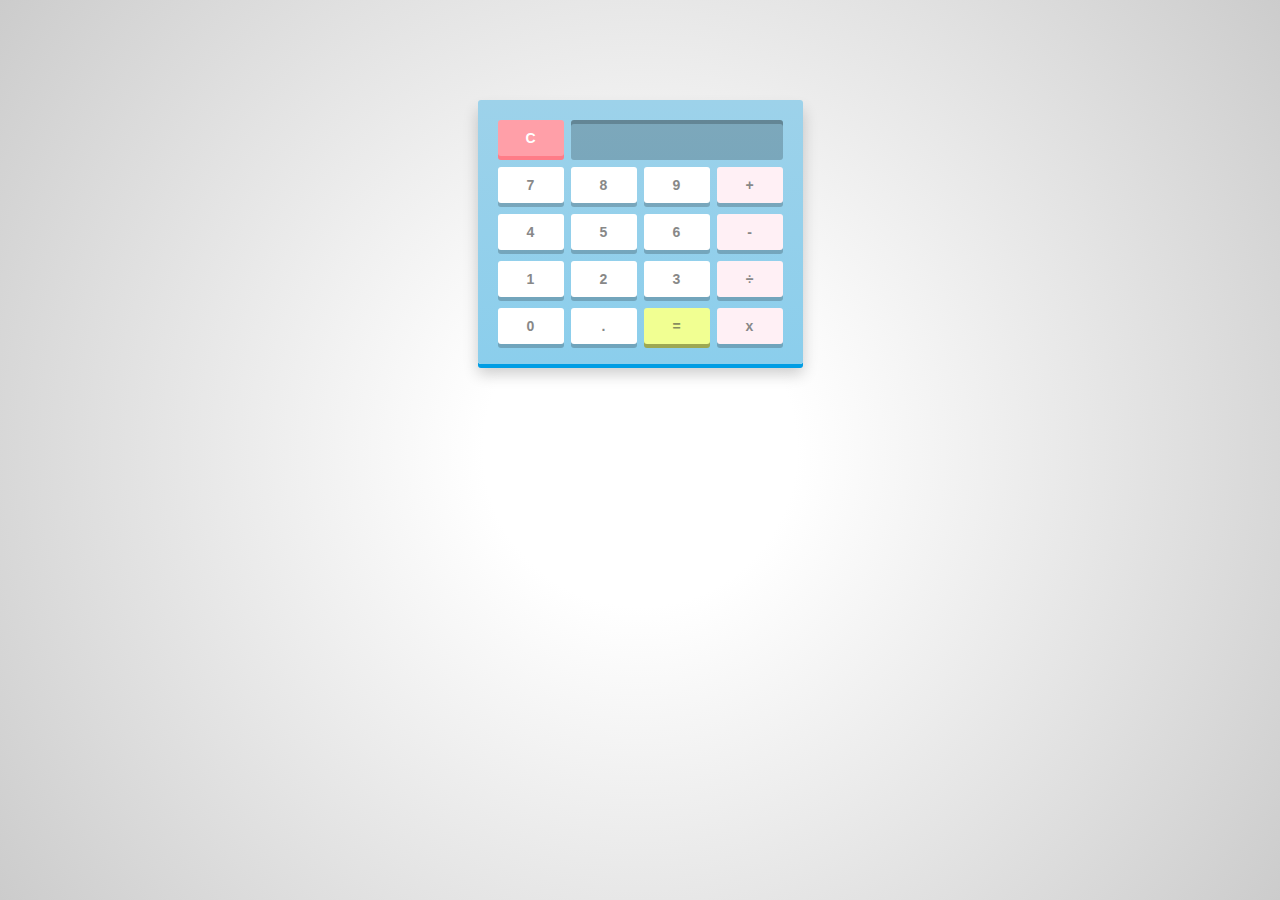
<file: miniprojects/CAlculator/index.html>
<!DOCTYPE html>
<html>
  <head>
    <meta charset="UTF-8">
    <title>title</title>
    <script src="script.js" type="text/javascript"></script>
    <link rel="stylesheet" type="text/css" href="style.css">
  </head>
    
  <body>     
      
  <div id="calculator">
	<!-- Screen and clear key -->
	<div class="top">
		<span class="clear">C</span>
		<div class="screen"></div>
	</div>
	
	<div class="keys">
		<!-- operators and other keys -->
		<span>7</span>
		<span>8</span>
		<span>9</span>
		<span class="operator">+</span>
		<span>4</span>
		<span>5</span>
		<span>6</span>
		<span class="operator">-</span>
		<span>1</span>
		<span>2</span>
		<span>3</span>
		<span class="operator">÷</span>
		<span>0</span>
		<span>.</span>
		<span class="eval">=</span>
		<span class="operator">x</span>
	</div>
</div>

 
      
      <script src="script.js" type="text/javascript"></script>
  </body>
    
    
</html>
</file>
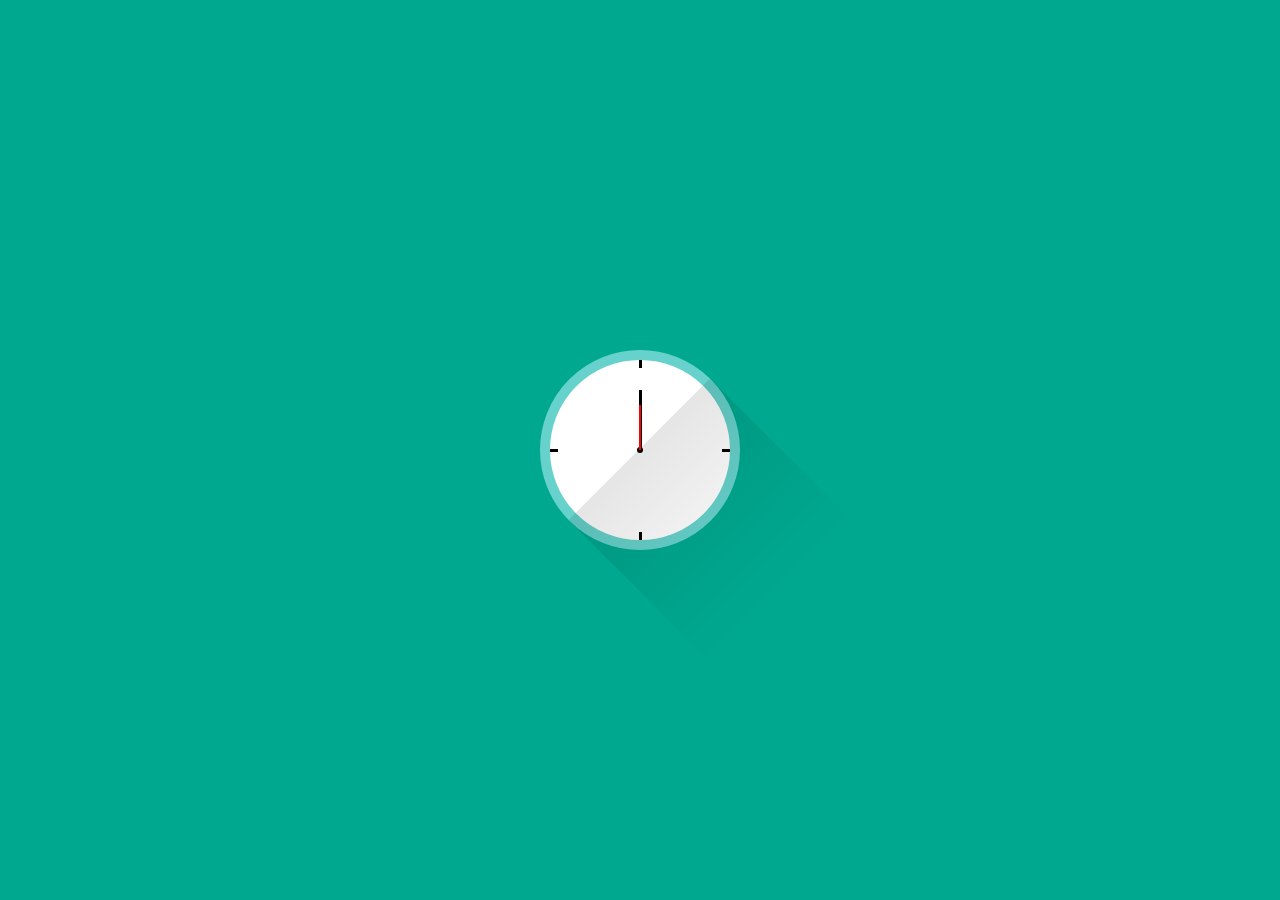
<file: miniprojects/clock/index.html>
<!DOCTYPE html>
<html>
  <head>
    <meta charset="UTF-8">
    <title>title</title>
    <link rel="stylesheet" type="text/css" href="style.css">  
  </head>
  <body>
  
<div class="clock">
  <div class="top"></div>
  <div class="right"></div>
  <div class="bottom"></div>
  <div class="left"></div>
  <div class="center"></div>
  <div class="shadow"></div>
  <div class="hour"></div>
  <div class="minute"></div>
  <div class="second"></div>
</div>
  </body>
</html>
</file>
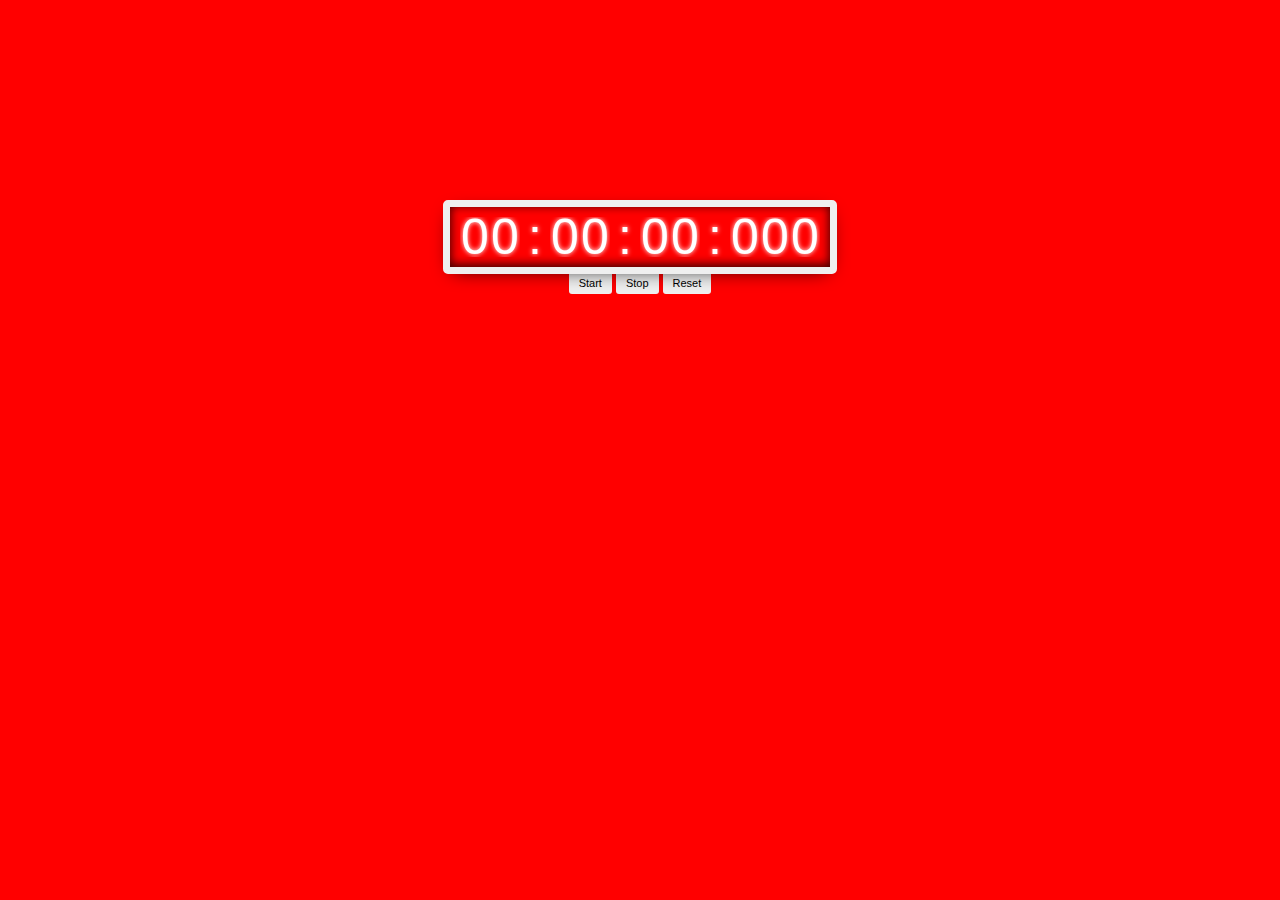
<file: miniprojects/stopwatch/index.html>
<!DOCTYPE html>
<html>
  <head>
    <meta charset="UTF-8">
    <title>title</title>
    <link rel="stylesheet" type="text/css" href="style.css">  
  </head>
  <body>
  
<div class="container">
	<!-- time to add the controls -->
	<input id="start" name="controls" type="radio" />
	<input id="stop" name="controls" type="radio" />
	<input id="reset" name="controls" type="radio" />
	<div class="timer">
		<div class="cell">
			<div class="numbers tenhour moveten">0 1 2 3 4 5 6 7 8 9</div>
		</div>
		<div class="cell">
			<div class="numbers hour moveten">0 1 2 3 4 5 6 7 8 9</div>
		</div>
		<div class="cell divider"><div class="numbers">:</div></div>
		<div class="cell">
			<div class="numbers tenminute movesix">0 1 2 3 4 5 6</div>
		</div>
		<div class="cell">
			<div class="numbers minute moveten">0 1 2 3 4 5 6 7 8 9</div>
		</div>
		<div class="cell divider"><div class="numbers">:</div></div>
		<div class="cell">
			<div class="numbers tensecond movesix">0 1 2 3 4 5 6</div>
		</div>
		<div class="cell">
			<div class="numbers second moveten">0 1 2 3 4 5 6 7 8 9</div>
		</div>
		<div class="cell divider"><div class="numbers">:</div></div>
		<div class="cell">
			<div class="numbers milisecond moveten">0 1 2 3 4 5 6 7 8 9</div>
		</div>
		<div class="cell">
			<div class="numbers tenmilisecond moveten">0 1 2 3 4 5 6 7 8 9</div>
		</div>
		<div class="cell">
			<div class="numbers hundredmilisecond moveten">0 1 2 3 4 5 6 7 8 9</div>
		</div>
	</div>
	<!-- Lables for the controls -->
	<div id="timer_controls">
		<label for="start">Start</label>
		<label for="stop">Stop</label>
		<label for="reset">Reset</label>
	</div>
</div>

  </body>
</html>
</file>
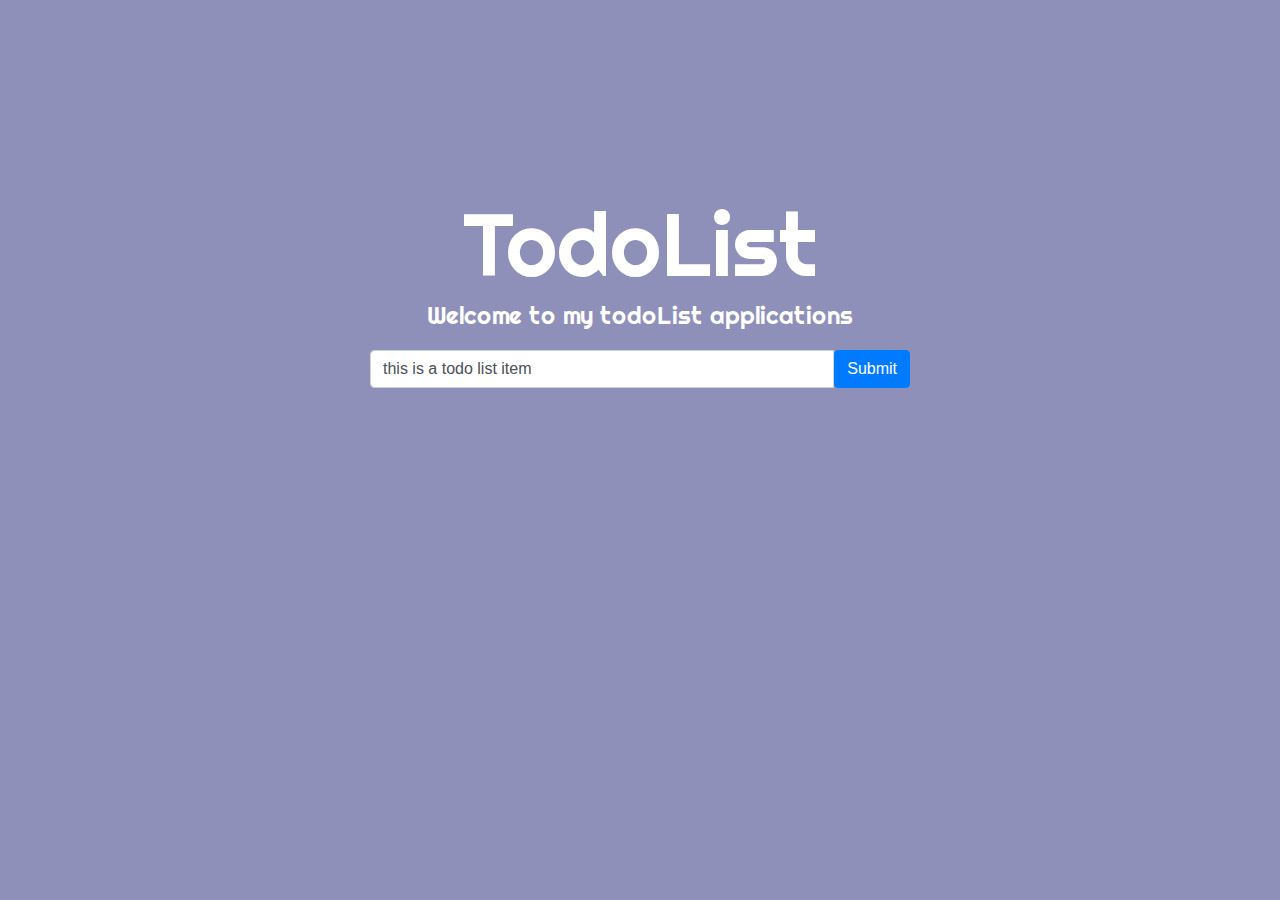
<file: miniprojects/todo/todolist-master/index.html>
<!DOCTYPE html>
<html>
<head>
	<title>TodoList App</title>
	<!-- bootstrap cdn -->
	<link rel="stylesheet" href="https://maxcdn.bootstrapcdn.com/bootstrap/4.0.0/css/bootstrap.min.css" integrity="sha384-Gn5384xqQ1aoWXA+058RXPxPg6fy4IWvTNh0E263XmFcJlSAwiGgFAW/dAiS6JXm" crossorigin="anonymous">

	<!-- google fonts -->
	<link href="https://fonts.googleapis.com/css?family=Righteous" rel="stylesheet">

	<link rel="stylesheet" type="text/css" href="style.css">	
</head>

<body>
	<div class="hero">
		<div class="container">
			<h1 class="display-2 text-center">TodoList</h1>
			<p class="lead text-center">Welcome to my todoList applications</p>
			<div class="row">
				<form id="form" class="col-lg-6 col-8 mx-auto">
					<div class="input-group">
						<input id="input" class="form-control" placeholder="Enter todo list item" value="this is a todo list item">
						<span>
							<button id="btn" type="button" class="btn btn-primary">Submit</button>
						</span>
					</div>			     
				</form>
			</div>			
			<div class="row">				
				<ul id="list" class="list col-lg-6 col-8 mx-auto">
			 
				</ul>
			</div>
			<div class="row">
				<button id="btnClr" type="button" class="btn btn-primary mx-auto btnHide">Clear</button>
			</div>				
		</div>
	</div>

	<script type="text/javascript" src="index.js"></script>
	
</body>
</html>
</file>
<file: miniprojects/clock/style.css>
*{
  margin:0;
  padding:0;
  border:0;
}
body{
  min-height:100%;
  background:#00a88f;
}
.clock{
  position:relative;
  height:200px;
  width:200px;
  background:white;
  box-sizing:border-box;
  border-radius:100%;
  border:10px solid #67d2cb;
  position:absolute;
  top:0;
  left:0;
  right:0;
  bottom:0;
  margin:auto;
}
.clock .top{
  position:absolute;
  width:3px;
  height:8px;
  background: black;
  left:0;
  right:0;
  margin:0 auto;
}
.clock .right{
  position:absolute;
  width:8px;
  height:3px;
  background: black;
  top:0;
  bottom:0;
  right:0;
  margin:auto 0;
}
.clock .bottom{
  position:absolute;
  width:3px;
  height:8px;
  background: black;
  margin:0 auto;
  bottom:0;
  right:0;
  left:0;
}

.clock .left{
  position:absolute;
  width:8px;
  height:3px;
  background: black;
  margin:auto 0;
  right:0;
  top:0;
  bottom:0;
  left:0;
}
.clock .center{
  height:6px;
  width:6px;
  position:absolute;
  left:0;
  right:0;
  top:0;
  bottom:0;
  margin:auto;
  background:black;
  border-radius:100%;
}

.clock .shadow{
  height:200px;
  width:200px;
  position:absolute;
  left:60px;
  top:60px;
  transform: rotate(135deg);
  background:linear-gradient(rgba(0,0,0,0),rgba(0,0,0,0.1));
}
.clock .hour{
  width:3px;
  heigth:100%;
  position:absolute;
  left:0;
  right:0;
  top:0;
  bottom:0;
  margin:0 auto;
  animation:time 60s infinite linear;
}
.clock .hour:before{
  position:absolute;
  content:'';
  background:black;
  height:60px;
  width:3px;
  top:30px;
  
  
  
}

.clock .minute{
  width:1px;
  height:100%;
  position:absolute;
  left:0;
  right:0;
  margin:0 auto;
  animation: time 30s infinite linear;
}

.clock .minute:before{
  position:absolute;
  content:'';
  background:black;
  height:40px;
  width:1px;
  top:50px;
}

.clock .second{
  width:2px;
  height:100%;
  position:absolute;
  left:0;
  right:0;
  margin:0 auto;
  animation:time 15s infinite linear;
}

.clock .second:before{
  position:absolute;
  content:'';
  background:red;
  height:45px;
  top:45px;
  width:2px;
}

@keyframes time{
  to{
    transform:rotate(360deg);
  }
}
</file>
<file: miniprojects/stopwatch/style.css>
* {margin: 0; padding: 0;}
body{background-color:red;}
 

.container {
	padding: 200px;
	text-align: center;
}

.timer {
	padding: 10px;
	background: linear-gradient(top, #222, #444);
	overflow: hidden;
	display: inline-block;
	border: 7px solid #efefef;
	border-radius: 5px;
	position: relative;
	
	box-shadow: 
		inset 0 -2px 10px 1px rgba(0, 0, 0, 0.75), 
		0 5px 20px -10px rgba(0, 0, 0, 1);
}

.cell {
 
	width: 0.60em;
	height: 40px;
	font-size: 50px;
	overflow: hidden;
	position: relative;
	float: left;
}

.numbers {
	width: 0.6em;
	line-height: 40px;
	font-family: digital, arial, verdana;
	text-align: center;
	color: #fff;
	
	position: absolute;
	top: 0;
	left: 0;
	
	/*Glow to the text*/
	text-shadow: 0 0 5px rgba(255, 255, 255, 1);
}

/*Styles for the controls*/
#timer_controls {
	margin-top: -5px;
}
#timer_controls label {
	cursor: pointer;
	padding: 5px 10px;
	background: #efefef;
	font-family: arial, verdana, tahoma;
	font-size: 11px;
	border-radius: 0 0 3px 3px;
}
input[name="controls"] {display: none;}

/*Control code*/
#stop:checked~.timer .numbers {animation-play-state: paused;}
#start:checked~.timer .numbers {animation-play-state: running;}
#reset:checked~.timer .numbers {animation: none;}

.moveten {
 
	animation: moveten 1s steps(10, end) infinite;
	/*By default animation should be paused*/
	animation-play-state: paused;
}
.movesix {
	animation: movesix 1s steps(6, end) infinite;
	animation-play-state: paused;
}

 
.second {animation-duration: 10s;}
.tensecond {animation-duration: 60s;} /*60 times .second*/

.milisecond {animation-duration: 1s;} /*1/10th of .second*/
.tenmilisecond {animation-duration: 0.1s;}
.hundredmilisecond {animation-duration: 0.01s;}

.minute {animation-duration: 600s;} /*60 times .second*/
.tenminute {animation-duration: 3600s;} /*60 times .minute*/

.hour {animation-duration: 36000s;} /*60 times .minute*/
.tenhour {animation-duration: 360000s;} /*10 times .hour*/

 
@keyframes moveten {
	0% {top: 0;}
	100% {top: -400px;} 
	/*height = 40. digits = 10. hence -400 to move it completely to the top*/
}

@keyframes movesix {
	0% {top: 0;}
	100% {top: -240px;} 
	/*height = 40. digits = 6. hence -240 to move it completely to the top*/
}


/*Lets use a better font for the numbers*/
@font-face {
	font-family: 'digital';
	src: url('http://thecodeplayer.com/uploads/fonts/DS-DIGI.TTF');
	
}
</file>
<file: miniprojects/todo/todolist-master/style.css>
/*
 todoList style
*/

/*variables*/
:root {
	--righteous-font: 'Righteous', cursive;
}

body {
	/*background-color: #536691;*/
	background-image: url("http://pctechtips.org/apps/todo/img/Chicago-Wallpaper-3.jpg");
    min-height: 100vh;
    z-index: -10;
    background-position: center;
    background-repeat: no-repeat;
    background-size: cover;
    color: white;
    font-size: 1.3rem;		    
}
.hero {
	position: absolute;
    min-height: 100vh;
    min-width: 100vw;
    top: 0;
    bottom: 0;
    background-color: rgba(31, 34, 118, 0.5);
}

h1 {
	margin-top: 12rem;
	margin-bottom: 0px;
	padding-bottom: 0px;
	font-family: var(--righteous-font);
}

.lead {
	font-size: 1.5rem;
	font-family: var(--righteous-font);
}
ul {
	/*border-top: 2px solid white;*/
	margin-top: 2rem;
	list-style: none;
	/*display: none;*/
}
li {
	border-bottom: 1px solid white;
	padding: 0.5rem 0 0.5rem 0;
	margin: 0 1rem 0 1rem;
}
.checkboxes {
	float: right;
	line-height: 15px;
	width: 17px;
	height: 17px;
	background-color: #e9ecef;
	border: 1px solid #e9ecef;
	border-radius: 3px;
}
</file>
<file: miniprojects/CAlculator/style.css>
/* Basic reset */
* {
	margin: 0;
	padding: 0;
	box-sizing: border-box;
	
	/* Better text styling */
	font: bold 14px Arial, sans-serif;
}

/* Finally adding some IE9 fallbacks for gradients to finish things up */

/* A nice BG gradient */
html {
	height: 100%;
	background: white;
	background: radial-gradient(circle, #fff 20%, #ccc);
	background-size: cover;
}

/* Using box shadows to create 3D effects */
#calculator {
	width: 325px;
	height: auto;
	
	margin: 100px auto;
	padding: 20px 20px 9px;
	
	background: #9dd2ea;
	background: linear-gradient(#9dd2ea, #8bceec);
	border-radius: 3px;
	box-shadow: 0px 4px #009de4, 0px 10px 15px rgba(0, 0, 0, 0.2);
}

/* Top portion */
.top span.clear {
	float: left;
}

/* Inset shadow on the screen to create indent */
.top .screen {
	height: 40px;
	width: 212px;
	
	float: right;
	
	padding: 0 10px;
	
	background: rgba(0, 0, 0, 0.2);
	border-radius: 3px;
	box-shadow: inset 0px 4px rgba(0, 0, 0, 0.2);
	
	/* Typography */
	font-size: 17px;
	line-height: 40px;
	color: white;
	text-shadow: 1px 1px 2px rgba(0, 0, 0, 0.2);
	text-align: right;
	letter-spacing: 1px;
}

/* Clear floats */
.keys, .top {overflow: hidden;}

/* Applying same to the keys */
.keys span, .top span.clear {
	float: left;
	position: relative;
	top: 0;
	
	cursor: pointer;
	
	width: 66px;
	height: 36px;
	
	background: white;
	border-radius: 3px;
	box-shadow: 0px 4px rgba(0, 0, 0, 0.2);
	
	margin: 0 7px 11px 0;
	
	color: #888;
	line-height: 36px;
	text-align: center;
	
	/* prevent selection of text inside keys */
	user-select: none;
	
	/* Smoothing out hover and active states using css3 transitions */
	transition: all 0.2s ease;
}

/* Remove right margins from operator keys */
/* style different type of keys (operators/evaluate/clear) differently */
.keys span.operator {
	background: #FFF0F5;
	margin-right: 0;
}

.keys span.eval {
	background: #f1ff92;
	box-shadow: 0px 4px #9da853;
	color: #888e5f;
}

.top span.clear {
	background: #ff9fa8;
	box-shadow: 0px 4px #ff7c87;
	color: white;
}

/* Some hover effects */
.keys span:hover {
	background: #9c89f6;
	box-shadow: 0px 4px #6b54d3;
	color: white;
}

.keys span.eval:hover {
	background: #abb850;
	box-shadow: 0px 4px #717a33;
	color: #ffffff;
}

.top span.clear:hover {
	background: #f68991;
	box-shadow: 0px 4px #d3545d;
	color: white;
}

/* Simulating "pressed" effect on active state of the keys by removing the box-shadow and moving the keys down a bit */
.keys span:active {
	box-shadow: 0px 0px #6b54d3;
	top: 4px;
}

.keys span.eval:active {
	box-shadow: 0px 0px #717a33;
	top: 4px;
}

.top span.clear:active {
	top: 4px;
	box-shadow: 0px 0px #d3545d;
}
</file>
